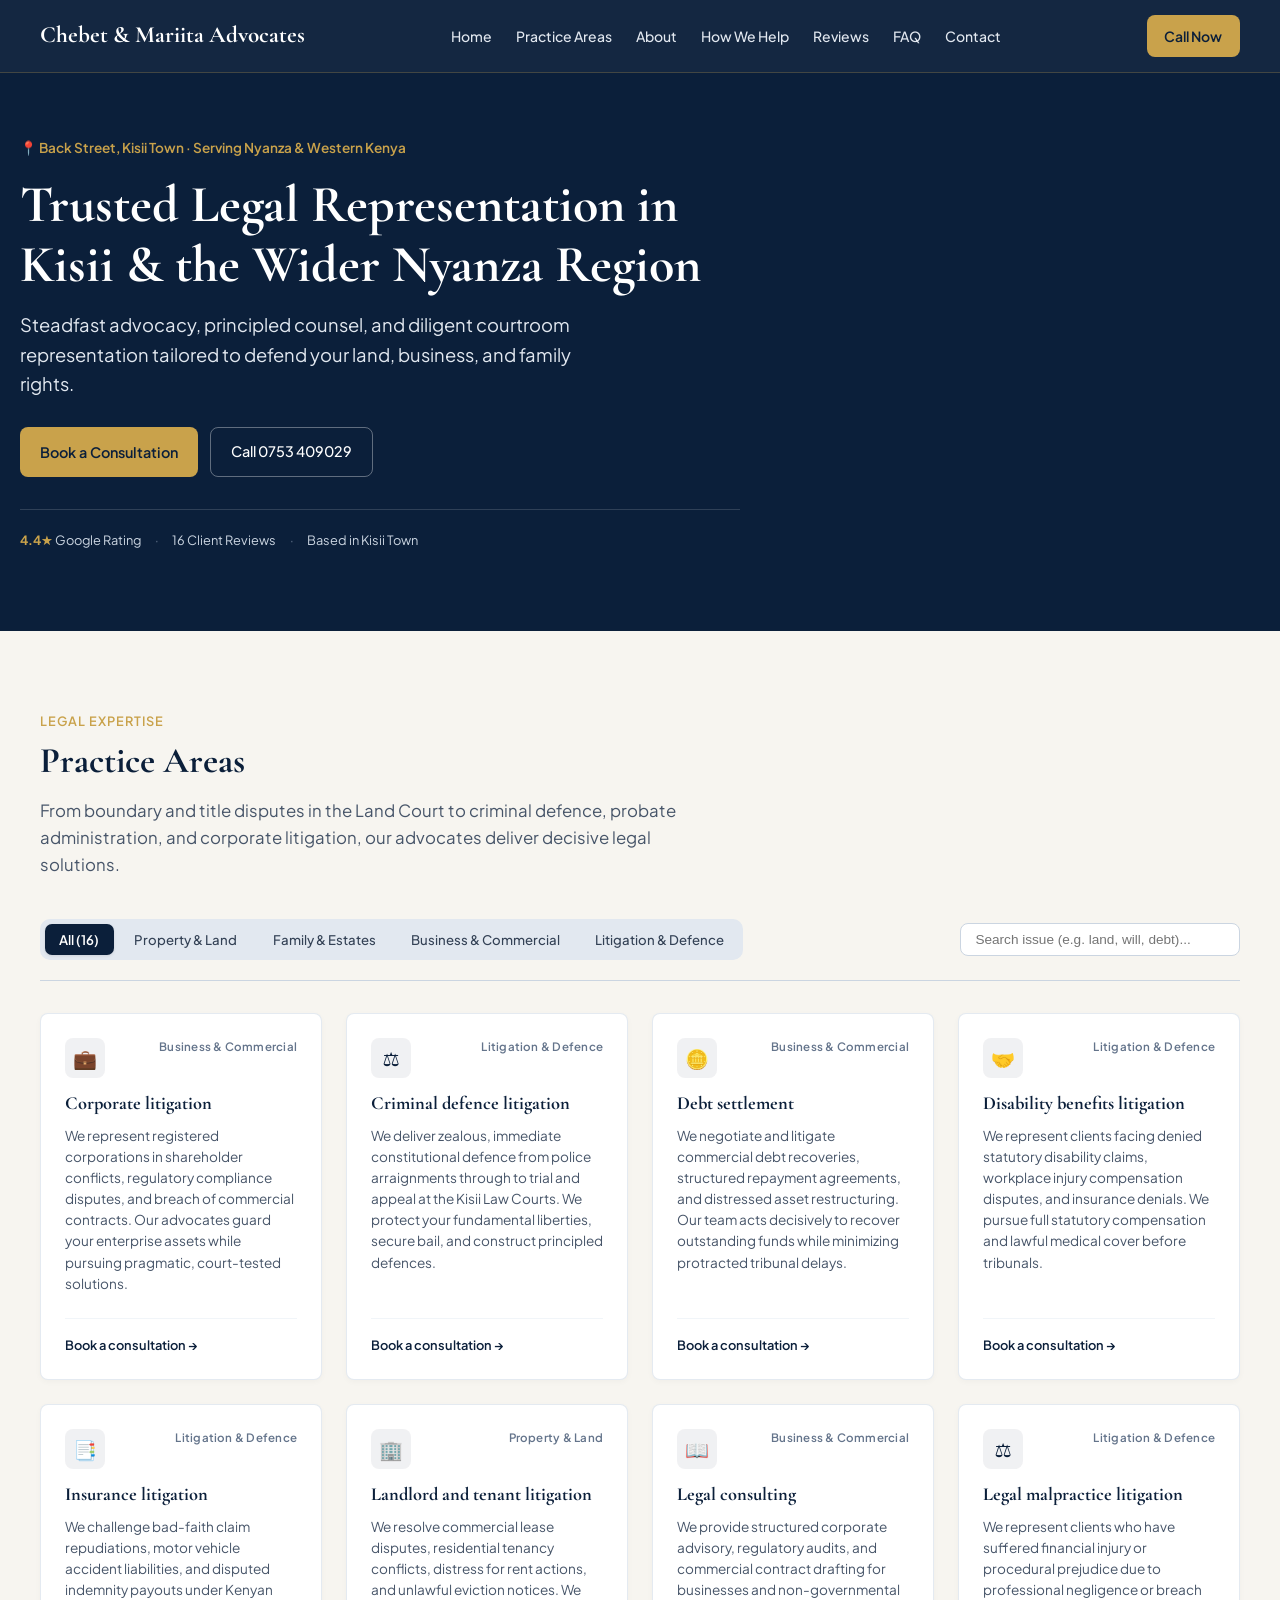
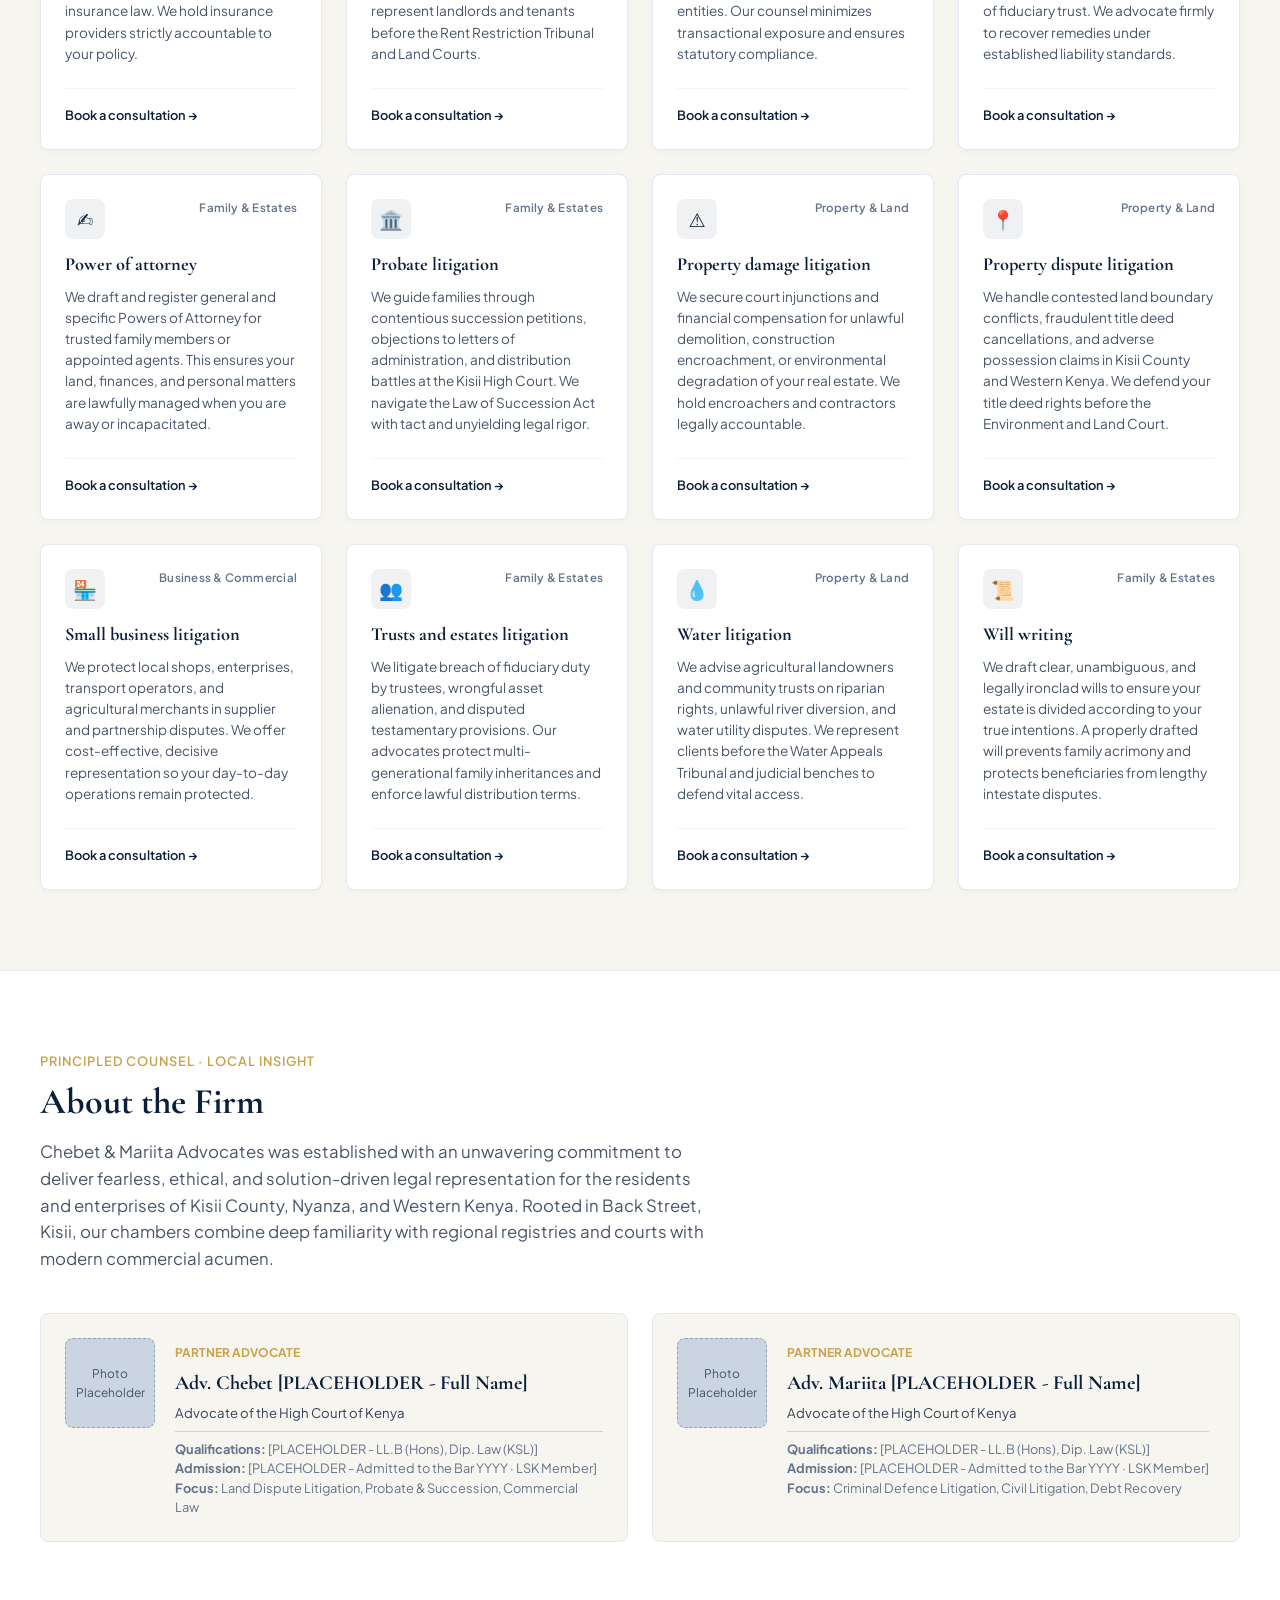
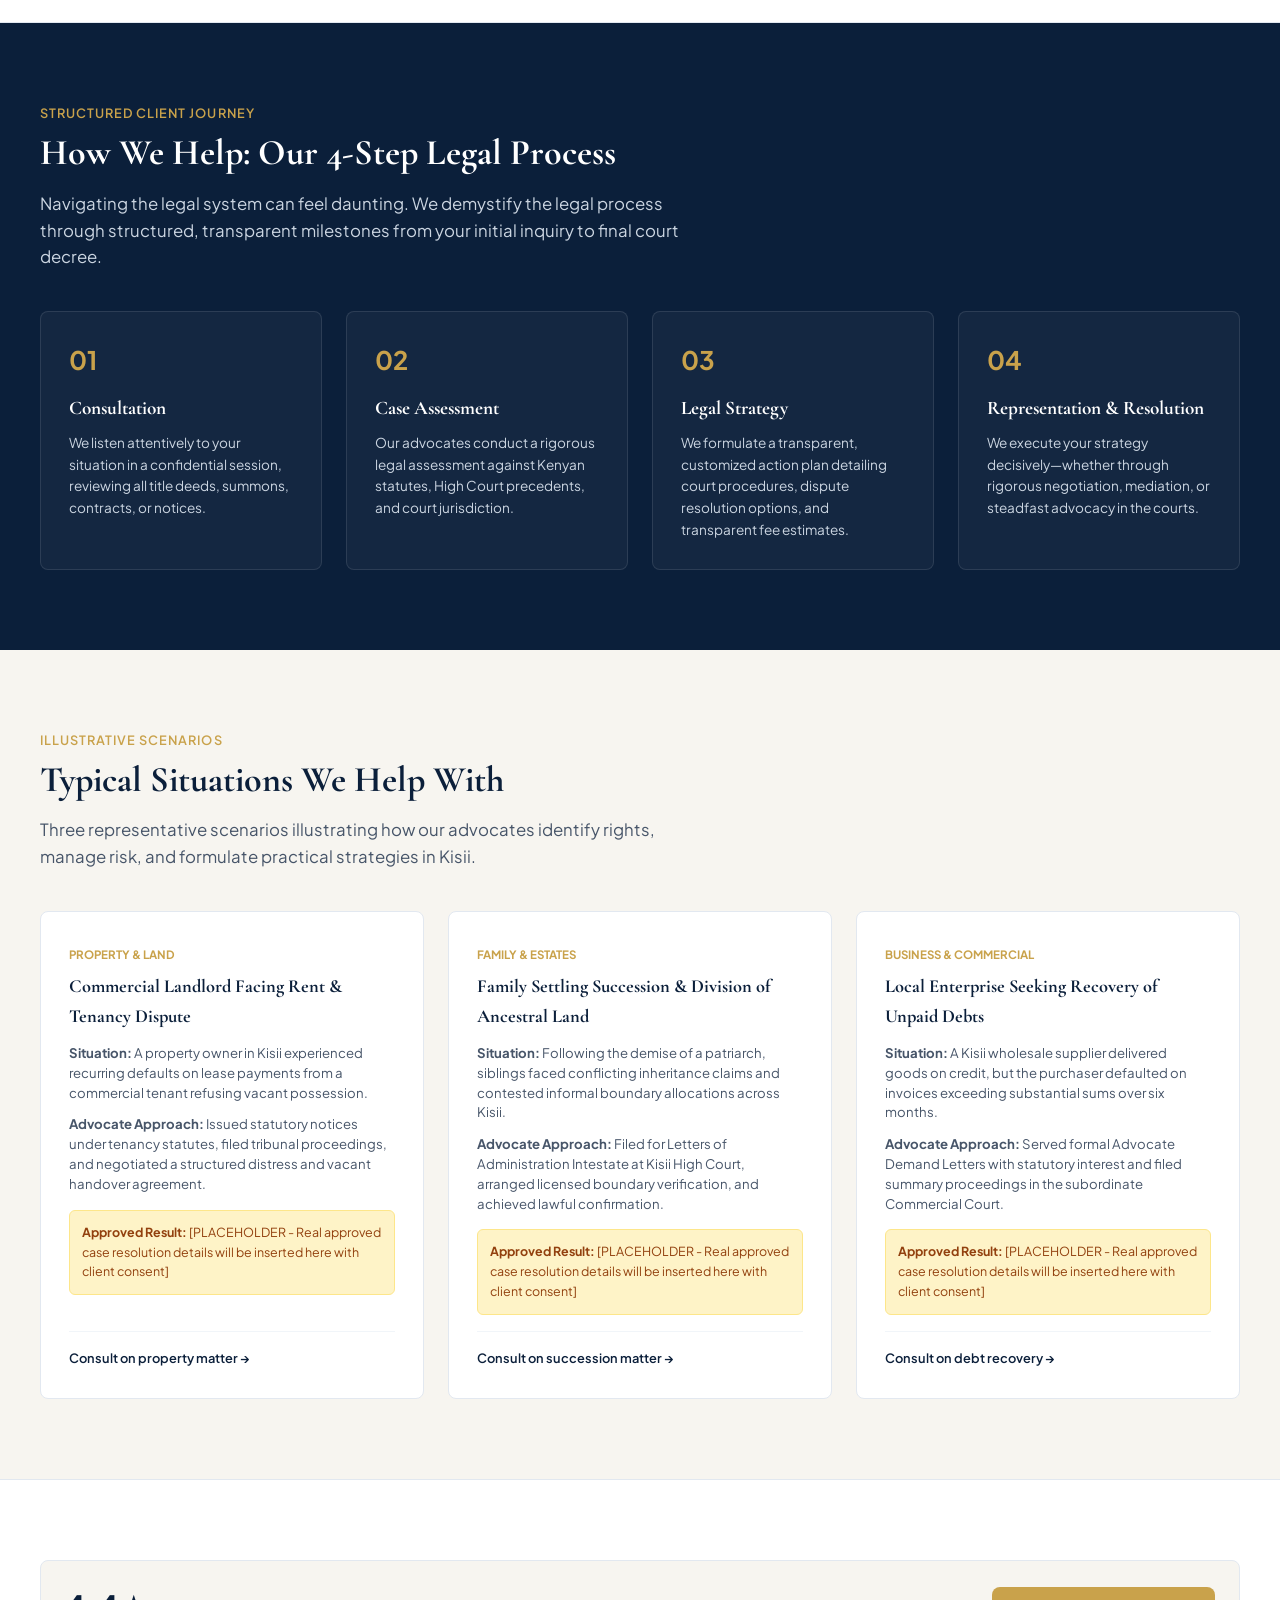
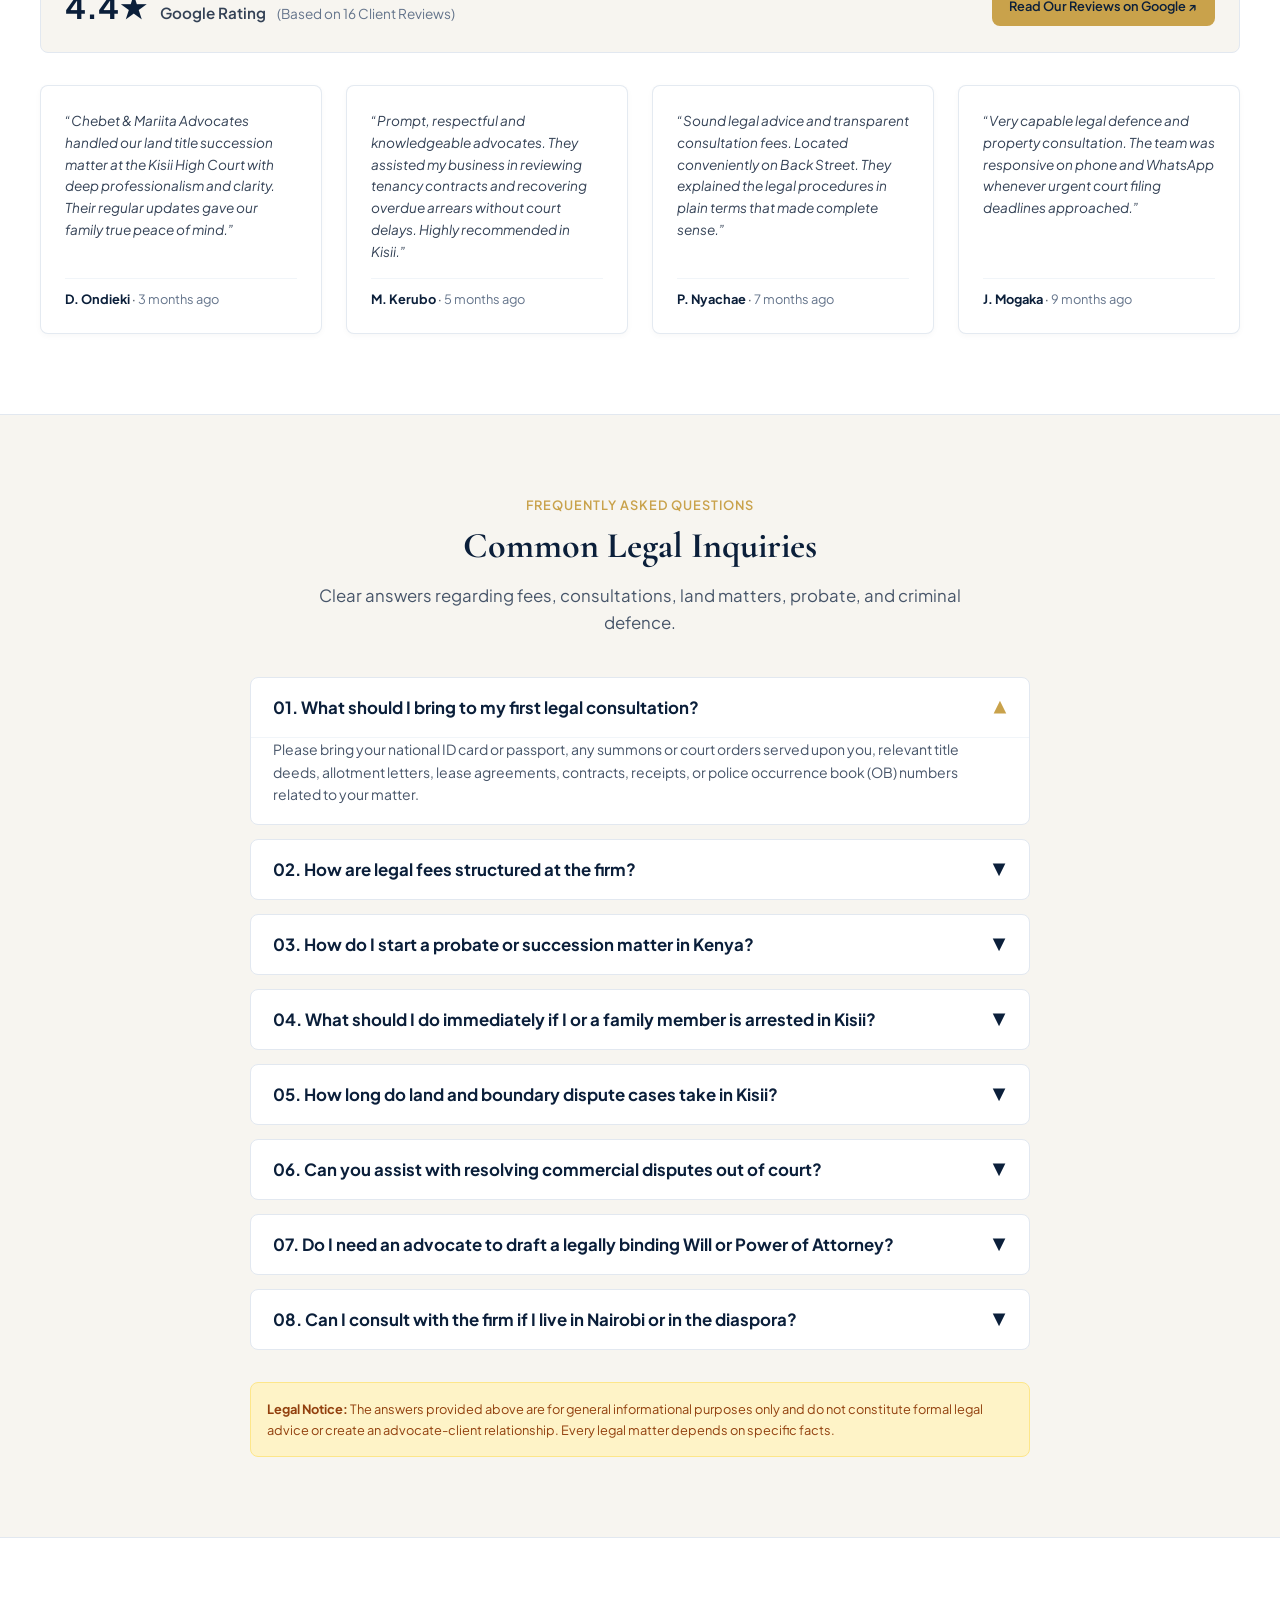
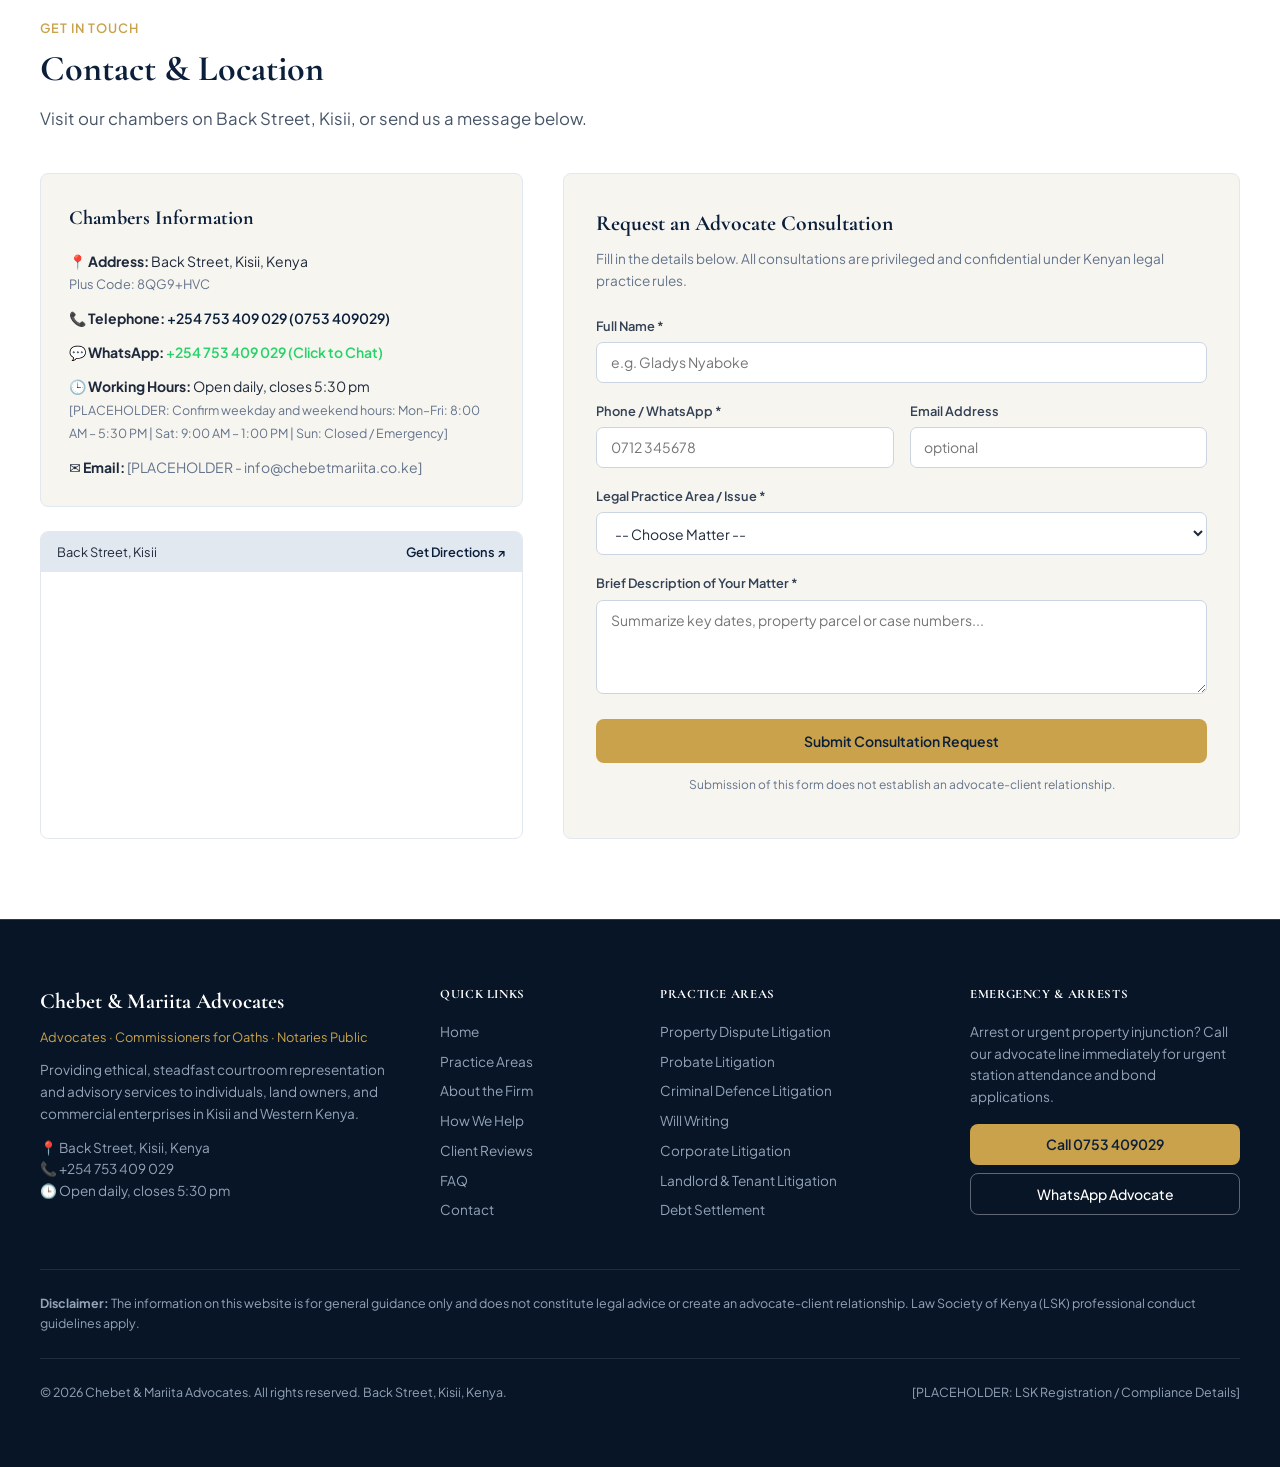
<file: standalone-index.html>
<!doctype html>
<html lang="en" class="scroll-smooth">
<head>
  <meta charset="UTF-8" />
  <meta name="viewport" content="width=device-width, initial-scale=1.0" />
  <title>Chebet & Mariita Advocates | Law Firm in Kisii, Kenya</title>
  <meta name="description" content="Chebet & Mariita Advocates provides trusted, ethical legal representation in Kisii, Kenya. Specializing in land disputes, probate litigation, criminal defence, commercial law, and will writing." />
  <meta name="keywords" content="advocates in Kisii, law firm Kisii, probate lawyer Kisii, land dispute lawyer Kisii, will writing Kisii, legal consulting Kisii, High Court Kisii advocates" />
  <meta name="author" content="Chebet & Mariita Advocates" />
  <link rel="canonical" href="https://chebetmariitaadvocates.co.ke" />

  <!-- Open Graph / Social Cards -->
  <meta property="og:type" content="website" />
  <meta property="og:site_name" content="Chebet & Mariita Advocates" />
  <meta property="og:title" content="Chebet & Mariita Advocates | Law Firm in Kisii, Kenya" />
  <meta property="og:description" content="Chebet & Mariita Advocates provides trusted, ethical legal representation in Kisii, Kenya. Specializing in land disputes, probate, litigation, commercial law, and will writing." />
  <meta property="og:locale" content="en_KE" />
  <meta name="twitter:card" content="summary_large_image" />
  <meta name="twitter:title" content="Chebet & Mariita Advocates | Law Firm in Kisii, Kenya" />
  <meta name="twitter:description" content="Trusted advocates and legal counsel in Kisii, Kenya. Experienced in land disputes, succession, commercial and defence litigation." />

  <!-- Google Fonts -->
  <link rel="preconnect" href="https://fonts.googleapis.com" />
  <link rel="preconnect" href="https://fonts.gstatic.com" crossorigin />
  <link href="https://fonts.googleapis.com/css2?family=Cormorant+Garamond:ital,wght@0,500;0,600;0,700;1,400&family=Plus+Jakarta+Sans:wght@300;400;500;600;700&display=swap" rel="stylesheet" />

  <!-- Schema.org LegalService JSON-LD -->
  <script type="application/ld+json">
  {
    "@context": "https://schema.org",
    "@type": "LegalService",
    "name": "Chebet & Mariita Advocates",
    "description": "Leading law firm and advocates in Kisii, Kenya offering professional litigation, property dispute resolution, probate and estate administration, commercial law, and will writing services.",
    "telephone": "+254753409029",
    "url": "https://chebetmariitaadvocates.co.ke",
    "priceRange": "$$",
    "address": {
      "@type": "PostalAddress",
      "streetAddress": "Back Street",
      "addressLocality": "Kisii",
      "addressRegion": "Kisii County",
      "postalCode": "40200",
      "addressCountry": "KE"
    },
    "geo": {
      "@type": "GeoCoordinates",
      "latitude": -0.6806,
      "longitude": 34.7733
    },
    "hasMap": "https://www.google.com/maps/search/?api=1&query=8QG9%2BHVC+Kisii+Kenya",
    "aggregateRating": {
      "@type": "AggregateRating",
      "ratingValue": "4.4",
      "reviewCount": "16",
      "bestRating": "5",
      "worstRating": "1"
    },
    "openingHoursSpecification": [
      {
        "@type": "OpeningHoursSpecification",
        "dayOfWeek": ["Monday", "Tuesday", "Wednesday", "Thursday", "Friday", "Saturday"],
        "opens": "08:00",
        "closes": "17:30"
      }
    ],
    "areaServed": ["Kisii County", "Nyamira County", "Nyanza Region", "Kenya"]
  }
  </script>

  <style>
    /* CSS Variables & Design Tokens */
    :root {
      --primary-navy: #0B1F3A;
      --navy-dark: #071527;
      --navy-light: #163259;
      --accent-gold: #C9A24B;
      --accent-gold-hover: #B8923A;
      --bg-cream: #F7F5F0;
      --surface-white: #FFFFFF;
      --text-charcoal: #1E293B;
      --text-muted: #64748B;
      --border-stone: #E2E8F0;
      --font-serif: 'Cormorant Garamond', Georgia, serif;
      --font-sans: 'Plus Jakarta Sans', system-ui, -apple-system, sans-serif;
    }

    * {
      box-sizing: border-box;
      margin: 0;
      padding: 0;
    }

    body {
      font-family: var(--font-sans);
      background-color: var(--bg-cream);
      color: var(--text-charcoal);
      line-height: 1.6;
      -webkit-font-smoothing: antialiased;
    }

    h1, h2, h3, h4, .font-serif {
      font-family: var(--font-serif);
    }

    a {
      color: inherit;
      text-decoration: none;
    }

    button {
      font-family: inherit;
      cursor: pointer;
    }

    .container {
      max-width: 1240px;
      margin: 0 auto;
      padding: 0 1.25rem;
    }

    /* Sticky Navbar */
    .navbar {
      position: sticky;
      top: 0;
      z-index: 100;
      background-color: rgba(11, 31, 58, 0.96);
      backdrop-filter: blur(8px);
      border-bottom: 1px solid rgba(201, 162, 75, 0.25);
      color: #fff;
    }

    .navbar-inner {
      display: flex;
      align-items: center;
      justify-content: space-between;
      height: 72px;
    }

    .brand-wordmark {
      font-family: var(--font-serif);
      font-size: 1.45rem;
      font-weight: 700;
      color: #fff;
      white-space: nowrap;
    }

    .nav-links {
      display: none;
      gap: 1.5rem;
      font-size: 0.875rem;
      font-weight: 500;
      color: #E2E8F0;
    }

    .nav-links a:hover {
      color: var(--accent-gold);
    }

    .nav-actions {
      display: flex;
      align-items: center;
      gap: 0.75rem;
    }

    .btn-gold {
      background-color: var(--accent-gold);
      color: var(--primary-navy);
      font-weight: 600;
      font-size: 0.875rem;
      padding: 0.6rem 1.1rem;
      border-radius: 8px;
      border: none;
      display: inline-flex;
      align-items: center;
      gap: 0.5rem;
      transition: background 0.2s, transform 0.1s;
      white-space: nowrap;
    }

    .btn-gold:hover {
      background-color: var(--accent-gold-hover);
    }

    .btn-outline-white {
      border: 1px solid rgba(255, 255, 255, 0.35);
      color: #fff;
      font-weight: 500;
      font-size: 0.875rem;
      padding: 0.55rem 1rem;
      border-radius: 8px;
      background: transparent;
      display: inline-flex;
      align-items: center;
      gap: 0.5rem;
      transition: all 0.2s;
      white-space: nowrap;
    }

    .btn-outline-white:hover {
      border-color: #fff;
      background-color: rgba(255, 255, 255, 0.1);
    }

    .mobile-menu-btn {
      display: inline-flex;
      background: transparent;
      border: none;
      color: #fff;
      padding: 0.4rem;
      font-size: 1.4rem;
    }

    .mobile-drawer {
      display: none;
      background-color: var(--primary-navy);
      border-top: 1px solid rgba(201, 162, 75, 0.2);
      padding: 1rem 1.25rem 1.5rem;
    }

    .mobile-drawer.open {
      display: block;
    }

    .mobile-drawer a {
      display: block;
      padding: 0.65rem 0;
      color: #E2E8F0;
      font-size: 0.95rem;
      border-bottom: 1px solid rgba(255, 255, 255, 0.05);
    }

    .mobile-drawer a:hover {
      color: var(--accent-gold);
    }

    /* Hero Section */
    .hero-section {
      position: relative;
      background-color: var(--primary-navy);
      color: #fff;
      padding: 2.75rem 0 3.75rem;
      overflow: hidden;
      text-align: center;
    }

    .hero-bg-overlay {
      position: absolute;
      inset: 0;
      background: linear-gradient(180deg, rgba(11, 31, 58, 0.98) 0%, rgba(11, 31, 58, 0.92) 100%);
      z-index: 1;
    }

    .hero-content {
      position: relative;
      z-index: 2;
      max-width: 760px;
      margin: 0 auto;
      display: flex;
      flex-direction: column;
      align-items: center;
    }

    .hero-kicker {
      font-size: 0.78rem;
      font-weight: 600;
      color: var(--accent-gold);
      margin-bottom: 1rem;
      display: inline-flex;
      align-items: center;
      justify-content: center;
      gap: 0.4rem;
      padding: 0.35rem 0.85rem;
      background: rgba(255, 255, 255, 0.05);
      border: 1px solid rgba(201, 162, 75, 0.25);
      border-radius: 9999px;
    }

    .hero-title {
      font-size: 1.85rem;
      font-weight: 700;
      line-height: 1.2;
      margin-bottom: 1rem;
      text-wrap: balance;
    }

    .hero-subtitle {
      font-size: 0.95rem;
      color: #E2E8F0;
      margin-bottom: 1.75rem;
      font-weight: 400;
      line-height: 1.6;
      max-width: 580px;
    }

    .hero-actions {
      display: flex;
      flex-direction: column;
      width: 100%;
      max-width: 380px;
      gap: 0.75rem;
      margin-bottom: 2rem;
    }

    .hero-actions .btn-gold,
    .hero-actions .btn-outline-white {
      width: 100%;
      justify-content: center;
      padding: 0.8rem 1.25rem;
      font-size: 0.9rem;
    }

    /* Trust Strip: Zero-pill discipline */
    .trust-strip {
      width: 100%;
      padding-top: 1.25rem;
      border-top: 1px solid rgba(255, 255, 255, 0.15);
      display: flex;
      flex-wrap: wrap;
      align-items: center;
      justify-content: center;
      gap: 0.6rem 0.85rem;
      font-size: 0.8rem;
      color: #CBD5E1;
    }

    .trust-strip .sep {
      color: #64748B;
    }

    .star-score {
      color: var(--accent-gold);
      font-weight: 700;
    }

    /* Sections */
    .section {
      padding: 5rem 0;
    }

    .section-kicker {
      font-size: 0.8rem;
      font-weight: 600;
      letter-spacing: 0.08em;
      text-transform: uppercase;
      color: var(--accent-gold);
      margin-bottom: 0.5rem;
    }

    .section-title {
      font-size: 2.25rem;
      font-weight: 700;
      color: var(--primary-navy);
      line-height: 1.2;
      margin-bottom: 1rem;
    }

    .section-desc {
      font-size: 1.05rem;
      color: #475569;
      max-width: 680px;
      margin-bottom: 2.5rem;
    }

    /* Filter Controls */
    .filter-bar {
      display: flex;
      flex-wrap: wrap;
      align-items: center;
      justify-content: space-between;
      gap: 1rem;
      margin-bottom: 2rem;
      padding-bottom: 1.25rem;
      border-bottom: 1px solid #CBD5E1;
    }

    .filter-tabs {
      display: flex;
      flex-wrap: nowrap;
      overflow-x: auto;
      gap: 0.4rem;
      background: #E2E8F0;
      padding: 0.3rem;
      border-radius: 10px;
    }

    .tab-btn {
      padding: 0.45rem 0.9rem;
      font-size: 0.825rem;
      font-weight: 500;
      border-radius: 7px;
      border: none;
      background: transparent;
      color: #334155;
      white-space: nowrap;
      transition: all 0.15s;
    }

    .tab-btn.active {
      background: var(--primary-navy);
      color: #fff;
      font-weight: 600;
      box-shadow: 0 1px 3px rgba(0,0,0,0.1);
    }

    .search-input {
      padding: 0.5rem 0.9rem;
      font-size: 0.85rem;
      border: 1px solid #CBD5E1;
      border-radius: 8px;
      background: #fff;
      width: 100%;
      max-width: 280px;
    }

    /* Cards Grid */
    .cards-grid {
      display: grid;
      grid-template-columns: 1fr;
      gap: 1.5rem;
    }

    .practice-card {
      background: #fff;
      border: 1px solid rgba(226, 232, 240, 0.9);
      border-radius: 8px;
      padding: 1.5rem;
      display: flex;
      flex-direction: column;
      justify-content: space-between;
      box-shadow: 0 2px 6px rgba(0, 0, 0, 0.03);
      transition: transform 0.2s, box-shadow 0.2s, border-color 0.2s;
    }

    .practice-card:hover {
      border-color: rgba(201, 162, 75, 0.6);
      box-shadow: 0 8px 18px rgba(11, 31, 58, 0.07);
    }

    .card-top {
      display: flex;
      align-items: flex-start;
      justify-content: space-between;
      margin-bottom: 0.85rem;
    }

    .card-icon-badge {
      width: 40px;
      height: 40px;
      border-radius: 8px;
      background: rgba(11, 31, 58, 0.06);
      color: var(--primary-navy);
      display: flex;
      align-items: center;
      justify-content: center;
      font-size: 1.2rem;
    }

    .card-category {
      font-size: 0.72rem;
      font-weight: 600;
      color: var(--text-muted);
      letter-spacing: 0.02em;
    }

    .card-title {
      font-size: 1.15rem;
      font-weight: 700;
      color: var(--primary-navy);
      margin-bottom: 0.6rem;
      line-height: 1.3;
    }

    .card-desc {
      font-size: 0.85rem;
      color: #475569;
      line-height: 1.55;
      margin-bottom: 1.5rem;
    }

    .card-footer {
      padding-top: 1rem;
      border-top: 1px solid #F1F5F9;
      display: flex;
      align-items: center;
      justify-content: space-between;
    }

    .book-link {
      font-size: 0.8rem;
      font-weight: 600;
      color: var(--primary-navy);
      display: inline-flex;
      align-items: center;
      gap: 0.35rem;
      cursor: pointer;
    }

    .book-link:hover {
      color: var(--accent-gold);
    }

    /* About Section */
    .about-section {
      background: #FFFFFF;
      border-top: 1px solid var(--border-stone);
      border-bottom: 1px solid var(--border-stone);
    }

    .advocate-cards-grid {
      display: grid;
      grid-template-columns: 1fr;
      gap: 1.5rem;
      margin-top: 2.5rem;
    }

    .advocate-card {
      background: var(--bg-cream);
      border: 1px solid var(--border-stone);
      border-radius: 8px;
      padding: 1.5rem;
      display: flex;
      flex-direction: column;
      gap: 1.25rem;
    }

    .advocate-photo-placeholder {
      width: 90px;
      height: 90px;
      border-radius: 8px;
      background: #CBD5E1;
      border: 1px dashed #94A3B8;
      display: flex;
      flex-direction: column;
      align-items: center;
      justify-content: center;
      font-size: 0.75rem;
      color: #475569;
      text-align: center;
      padding: 0.5rem;
      flex-shrink: 0;
    }

    /* Process 4 Steps */
    .process-section {
      background-color: var(--primary-navy);
      color: #fff;
    }

    .process-grid {
      display: grid;
      grid-template-columns: 1fr;
      gap: 1.5rem;
    }

    .process-card {
      background: rgba(255, 255, 255, 0.04);
      border: 1px solid rgba(255, 255, 255, 0.1);
      border-radius: 8px;
      padding: 1.75rem;
      transition: border-color 0.2s;
    }

    .process-card:hover {
      border-color: rgba(201, 162, 75, 0.6);
    }

    .process-number {
      font-size: 1.6rem;
      font-weight: 700;
      color: var(--accent-gold);
      margin-bottom: 0.75rem;
    }

    /* Client Scenarios */
    .scenarios-grid {
      display: grid;
      grid-template-columns: 1fr;
      gap: 1.5rem;
    }

    .scenario-card {
      background: #fff;
      border: 1px solid var(--border-stone);
      border-radius: 8px;
      padding: 1.75rem;
      display: flex;
      flex-direction: column;
      justify-content: space-between;
    }

    .scenario-placeholder-box {
      background: #FEF3C7;
      border: 1px solid #FDE68A;
      color: #92400E;
      font-size: 0.78rem;
      padding: 0.75rem;
      border-radius: 6px;
      margin: 1rem 0;
    }

    /* Reviews Section */
    .reviews-section {
      background: #fff;
      border-top: 1px solid var(--border-stone);
      border-bottom: 1px solid var(--border-stone);
    }

    .google-score-banner {
      background: var(--bg-cream);
      border: 1px solid var(--border-stone);
      border-radius: 8px;
      padding: 1.25rem 1.5rem;
      display: flex;
      flex-wrap: wrap;
      align-items: center;
      justify-content: space-between;
      gap: 1rem;
      margin-bottom: 2rem;
    }

    /* FAQ Accordion */
    .faq-item {
      background: #fff;
      border: 1px solid var(--border-stone);
      border-radius: 8px;
      margin-bottom: 0.85rem;
      overflow: hidden;
    }

    .faq-question {
      width: 100%;
      padding: 1.2rem 1.4rem;
      text-align: left;
      background: transparent;
      border: none;
      display: flex;
      justify-content: space-between;
      align-items: center;
      font-size: 1.05rem;
      font-weight: 700;
      color: var(--primary-navy);
    }

    .faq-answer {
      display: none;
      padding: 0 1.4rem 1.2rem;
      font-size: 0.875rem;
      color: #475569;
      line-height: 1.6;
      border-top: 1px solid #F1F5F9;
    }

    .faq-item.open .faq-answer {
      display: block;
    }

    .faq-icon {
      transition: transform 0.2s;
    }

    .faq-item.open .faq-icon {
      transform: rotate(180deg);
      color: var(--accent-gold);
    }

    /* Contact & Form */
    .contact-layout {
      display: grid;
      grid-template-columns: 1fr;
      gap: 2.5rem;
    }

    .contact-form-box {
      background: var(--bg-cream);
      border: 1px solid var(--border-stone);
      border-radius: 8px;
      padding: 2rem;
    }

    .form-group {
      margin-bottom: 1.15rem;
    }

    .form-group label {
      display: block;
      font-size: 0.8rem;
      font-weight: 600;
      color: #334155;
      margin-bottom: 0.35rem;
    }

    .form-control {
      width: 100%;
      padding: 0.65rem 0.85rem;
      font-size: 0.875rem;
      border: 1px solid #CBD5E1;
      border-radius: 7px;
      background: #fff;
      color: #1E293B;
      font-family: inherit;
    }

    .form-control:focus {
      outline: 2px solid var(--accent-gold);
      outline-offset: 1px;
    }

    /* Footer */
    .footer {
      background-color: var(--navy-dark);
      color: #94A3B8;
      padding: 4rem 0 6rem;
      border-top: 1px solid rgba(201, 162, 75, 0.25);
    }

    .footer-grid {
      display: grid;
      grid-template-columns: 1fr;
      gap: 2.5rem;
      padding-bottom: 2.5rem;
      border-bottom: 1px solid rgba(255, 255, 255, 0.1);
    }

    .footer h4 {
      font-size: 0.8rem;
      text-transform: uppercase;
      letter-spacing: 0.05em;
      color: #fff;
      margin-bottom: 1rem;
    }

    .footer ul {
      list-style: none;
    }

    .footer li {
      margin-bottom: 0.5rem;
      font-size: 0.85rem;
    }

    .footer a:hover {
      color: var(--accent-gold);
    }

    .footer-disclaimer {
      padding: 1.5rem 0;
      border-bottom: 1px solid rgba(255, 255, 255, 0.1);
      font-size: 0.78rem;
      line-height: 1.6;
      color: #94A3B8;
    }

    /* Mobile Bottom Fixed Bar: strictly < 15% mobile viewport */
    .mobile-bottom-bar {
      position: fixed;
      bottom: 0;
      left: 0;
      right: 0;
      z-index: 99;
      height: 54px;
      background: var(--primary-navy);
      border-top: 1px solid rgba(201, 162, 75, 0.4);
      display: flex;
      align-items: center;
      justify-content: space-between;
      gap: 0.6rem;
      padding: 0.4rem 0.85rem;
      box-shadow: 0 -4px 15px rgba(0, 0, 0, 0.3);
    }

    .mobile-bar-btn {
      flex: 1;
      display: inline-flex;
      align-items: center;
      justify-content: center;
      gap: 0.4rem;
      height: 42px;
      border-radius: 7px;
      font-size: 0.825rem;
      font-weight: 700;
      text-decoration: none;
      white-space: nowrap;
    }

    .btn-mobile-call {
      background: var(--accent-gold);
      color: var(--primary-navy);
    }

    .btn-mobile-whatsapp {
      background: #25D366;
      color: #fff;
    }

    /* Modal */
    .modal-overlay {
      display: none;
      position: fixed;
      inset: 0;
      z-index: 200;
      background: rgba(0, 0, 0, 0.65);
      backdrop-filter: blur(4px);
      align-items: center;
      justify-content: center;
      padding: 1rem;
    }

    .modal-overlay.open {
      display: flex;
    }

    .modal-card {
      background: #fff;
      width: 100%;
      max-width: 520px;
      border-radius: 8px;
      border: 1px solid var(--border-stone);
      box-shadow: 0 20px 40px rgba(0,0,0,0.25);
      overflow: hidden;
    }

    .modal-header {
      background: var(--primary-navy);
      color: #fff;
      padding: 1rem 1.25rem;
      display: flex;
      justify-content: space-between;
      align-items: center;
    }

    .modal-header h3 {
      font-size: 1.15rem;
    }

    .modal-body {
      padding: 1.5rem;
    }

    /* Responsive Breakpoints */
    @media (min-width: 640px) {
      .hero-section {
        padding: 4rem 0 5rem;
        text-align: left;
      }
      .hero-bg-overlay {
        background: linear-gradient(135deg, rgba(11, 31, 58, 0.97) 0%, rgba(11, 31, 58, 0.85) 100%);
      }
      .hero-content {
        align-items: flex-start;
        margin: 0;
      }
      .hero-kicker {
        font-size: 0.85rem;
        padding: 0;
        background: transparent;
        border: none;
        border-radius: 0;
        justify-content: flex-start;
      }
      .hero-title {
        font-size: 3.25rem;
        line-height: 1.15;
      }
      .hero-subtitle {
        font-size: 1.15rem;
      }
      .hero-actions {
        flex-direction: row;
        width: auto;
        max-width: none;
      }
      .hero-actions .btn-gold,
      .hero-actions .btn-outline-white {
        width: auto;
      }
      .trust-strip {
        justify-content: flex-start;
      }
      .advocate-card {
        flex-direction: row;
      }
      .advocate-cards-grid {
        grid-template-columns: 1fr 1fr;
      }
      .cards-grid {
        grid-template-columns: repeat(2, 1fr);
      }
      .process-grid {
        grid-template-columns: repeat(2, 1fr);
      }
      .scenarios-grid {
        grid-template-columns: repeat(3, 1fr);
      }
    }

    @media (min-width: 1024px) {
      .nav-links {
        display: flex;
      }
      .mobile-menu-btn {
        display: none;
      }
      .cards-grid {
        grid-template-columns: repeat(4, 1fr);
      }
      .process-grid {
        grid-template-columns: repeat(4, 1fr);
      }
      .contact-layout {
        grid-template-columns: 5fr 7fr;
      }
      .footer-grid {
        grid-template-columns: 4fr 2fr 3fr 3fr;
      }
      .mobile-bottom-bar {
        display: none;
      }
      .footer {
        padding-bottom: 4rem;
      }
    }
  </style>
</head>
<body>

  <!-- 1. Sticky Navbar -->
  <header class="navbar">
    <div class="container navbar-inner">
      <!-- Zone 1: Single text element wordmark in Cormorant Garamond -->
      <a href="#home" class="brand-wordmark">
        Chebet & Mariita Advocates
      </a>

      <!-- Zone 2: Navigation Links -->
      <nav class="nav-links">
        <a href="#home">Home</a>
        <a href="#practice-areas">Practice Areas</a>
        <a href="#about">About</a>
        <a href="#how-we-help">How We Help</a>
        <a href="#reviews">Reviews</a>
        <a href="#faq">FAQ</a>
        <a href="#contact">Contact</a>
      </nav>

      <!-- Zone 3: Primary Action & Mobile Toggle -->
      <div class="nav-actions">
        <a href="tel:+254753409029" class="btn-gold" aria-label="Call Chebet & Mariita Advocates">
          <span>Call Now</span>
        </a>
        <button class="mobile-menu-btn" id="mobileMenuToggle" aria-label="Open navigation menu">
          ☰
        </button>
      </div>
    </div>

    <!-- Mobile Drawer -->
    <div class="mobile-drawer" id="mobileDrawer">
      <a href="#home" class="mobile-nav-link">Home</a>
      <a href="#practice-areas" class="mobile-nav-link">Practice Areas</a>
      <a href="#about" class="mobile-nav-link">About</a>
      <a href="#how-we-help" class="mobile-nav-link">How We Help</a>
      <a href="#reviews" class="mobile-nav-link">Reviews</a>
      <a href="#faq" class="mobile-nav-link">FAQ</a>
      <a href="#contact" class="mobile-nav-link">Contact</a>
    </div>
  </header>

  <!-- 2. Hero Section -->
  <section id="home" class="hero-section">
    <div class="hero-bg-overlay"></div>
    <div class="container hero-content">
      <div class="hero-kicker">
        <span>📍 Back Street, Kisii Town · Serving Nyanza & Western Kenya</span>
      </div>
      <h1 class="hero-title">
        Trusted Legal Representation in Kisii & the Wider Nyanza Region
      </h1>
      <p class="hero-subtitle">
        Steadfast advocacy, principled counsel, and diligent courtroom representation tailored to defend your land, business, and family rights.
      </p>
      <div class="hero-actions">
        <button type="button" class="btn-gold" onclick="openConsultationModal()">
          Book a Consultation
        </button>
        <a href="tel:+254753409029" class="btn-outline-white">
          Call 0753 409029
        </a>
      </div>

      <!-- Trust Strip (Zero-pill discipline) -->
      <div class="trust-strip">
        <div>
          <span class="star-score">4.4★</span> Google Rating
        </div>
        <span class="sep" aria-hidden="true">·</span>
        <div>
          16 Client Reviews
        </div>
        <span class="sep" aria-hidden="true">·</span>
        <div>
          Based in Kisii Town
        </div>
      </div>
    </div>
  </section>

  <!-- 3. Practice Areas (16 Areas grouped into 4 Categories) -->
  <section id="practice-areas" class="section">
    <div class="container">
      <p class="section-kicker">Legal Expertise</p>
      <h2 class="section-title">Practice Areas</h2>
      <p class="section-desc">
        From boundary and title disputes in the Land Court to criminal defence, probate administration, and corporate litigation, our advocates deliver decisive legal solutions.
      </p>

      <!-- Category Filter Tabs & Search -->
      <div class="filter-bar">
        <div class="filter-tabs">
          <button class="tab-btn active" data-cat="all" onclick="filterCategory('all', this)">All (16)</button>
          <button class="tab-btn" data-cat="property" onclick="filterCategory('property', this)">Property & Land</button>
          <button class="tab-btn" data-cat="family" onclick="filterCategory('family', this)">Family & Estates</button>
          <button class="tab-btn" data-cat="business" onclick="filterCategory('business', this)">Business & Commercial</button>
          <button class="tab-btn" data-cat="litigation" onclick="filterCategory('litigation', this)">Litigation & Defence</button>
        </div>
        <input type="text" id="practiceSearch" class="search-input" placeholder="Search issue (e.g. land, will, debt)..." onkeyup="searchPracticeAreas()" />
      </div>

      <!-- 16 Practice Cards -->
      <div class="cards-grid" id="practiceGrid">
        <!-- 1. Corporate litigation -->
        <article class="practice-card" data-cat="business" data-title="corporate litigation">
          <div>
            <div class="card-top">
              <div class="card-icon-badge">💼</div>
              <span class="card-category">Business & Commercial</span>
            </div>
            <h3 class="card-title">Corporate litigation</h3>
            <p class="card-desc">
              We represent registered corporations in shareholder conflicts, regulatory compliance disputes, and breach of commercial contracts. Our advocates guard your enterprise assets while pursuing pragmatic, court-tested solutions.
            </p>
          </div>
          <div class="card-footer">
            <span class="book-link" onclick="openConsultationModal('Corporate litigation')">Book a consultation →</span>
          </div>
        </article>

        <!-- 2. Criminal defence litigation -->
        <article class="practice-card" data-cat="litigation" data-title="criminal defence litigation">
          <div>
            <div class="card-top">
              <div class="card-icon-badge">⚖️</div>
              <span class="card-category">Litigation & Defence</span>
            </div>
            <h3 class="card-title">Criminal defence litigation</h3>
            <p class="card-desc">
              We deliver zealous, immediate constitutional defence from police arraignments through to trial and appeal at the Kisii Law Courts. We protect your fundamental liberties, secure bail, and construct principled defences.
            </p>
          </div>
          <div class="card-footer">
            <span class="book-link" onclick="openConsultationModal('Criminal defence litigation')">Book a consultation →</span>
          </div>
        </article>

        <!-- 3. Debt settlement -->
        <article class="practice-card" data-cat="business" data-title="debt settlement">
          <div>
            <div class="card-top">
              <div class="card-icon-badge">🪙</div>
              <span class="card-category">Business & Commercial</span>
            </div>
            <h3 class="card-title">Debt settlement</h3>
            <p class="card-desc">
              We negotiate and litigate commercial debt recoveries, structured repayment agreements, and distressed asset restructuring. Our team acts decisively to recover outstanding funds while minimizing protracted tribunal delays.
            </p>
          </div>
          <div class="card-footer">
            <span class="book-link" onclick="openConsultationModal('Debt settlement')">Book a consultation →</span>
          </div>
        </article>

        <!-- 4. Disability benefits litigation -->
        <article class="practice-card" data-cat="litigation" data-title="disability benefits litigation">
          <div>
            <div class="card-top">
              <div class="card-icon-badge">🤝</div>
              <span class="card-category">Litigation & Defence</span>
            </div>
            <h3 class="card-title">Disability benefits litigation</h3>
            <p class="card-desc">
              We represent clients facing denied statutory disability claims, workplace injury compensation disputes, and insurance denials. We pursue full statutory compensation and lawful medical cover before tribunals.
            </p>
          </div>
          <div class="card-footer">
            <span class="book-link" onclick="openConsultationModal('Disability benefits litigation')">Book a consultation →</span>
          </div>
        </article>

        <!-- 5. Insurance litigation -->
        <article class="practice-card" data-cat="litigation" data-title="insurance litigation">
          <div>
            <div class="card-top">
              <div class="card-icon-badge">📑</div>
              <span class="card-category">Litigation & Defence</span>
            </div>
            <h3 class="card-title">Insurance litigation</h3>
            <p class="card-desc">
              We challenge bad-faith claim repudiations, motor vehicle accident liabilities, and disputed indemnity payouts under Kenyan insurance law. We hold insurance providers strictly accountable to your policy.
            </p>
          </div>
          <div class="card-footer">
            <span class="book-link" onclick="openConsultationModal('Insurance litigation')">Book a consultation →</span>
          </div>
        </article>

        <!-- 6. Landlord and tenant litigation -->
        <article class="practice-card" data-cat="property" data-title="landlord and tenant litigation">
          <div>
            <div class="card-top">
              <div class="card-icon-badge">🏢</div>
              <span class="card-category">Property & Land</span>
            </div>
            <h3 class="card-title">Landlord and tenant litigation</h3>
            <p class="card-desc">
              We resolve commercial lease disputes, residential tenancy conflicts, distress for rent actions, and unlawful eviction notices. We represent landlords and tenants before the Rent Restriction Tribunal and Land Courts.
            </p>
          </div>
          <div class="card-footer">
            <span class="book-link" onclick="openConsultationModal('Landlord and tenant litigation')">Book a consultation →</span>
          </div>
        </article>

        <!-- 7. Legal consulting -->
        <article class="practice-card" data-cat="business" data-title="legal consulting">
          <div>
            <div class="card-top">
              <div class="card-icon-badge">📖</div>
              <span class="card-category">Business & Commercial</span>
            </div>
            <h3 class="card-title">Legal consulting</h3>
            <p class="card-desc">
              We provide structured corporate advisory, regulatory audits, and commercial contract drafting for businesses and non-governmental entities. Our counsel minimizes transactional exposure and ensures statutory compliance.
            </p>
          </div>
          <div class="card-footer">
            <span class="book-link" onclick="openConsultationModal('Legal consulting')">Book a consultation →</span>
          </div>
        </article>

        <!-- 8. Legal malpractice litigation -->
        <article class="practice-card" data-cat="litigation" data-title="legal malpractice litigation">
          <div>
            <div class="card-top">
              <div class="card-icon-badge">⚖️</div>
              <span class="card-category">Litigation & Defence</span>
            </div>
            <h3 class="card-title">Legal malpractice litigation</h3>
            <p class="card-desc">
              We represent clients who have suffered financial injury or procedural prejudice due to professional negligence or breach of fiduciary trust. We advocate firmly to recover remedies under established liability standards.
            </p>
          </div>
          <div class="card-footer">
            <span class="book-link" onclick="openConsultationModal('Legal malpractice litigation')">Book a consultation →</span>
          </div>
        </article>

        <!-- 9. Power of attorney -->
        <article class="practice-card" data-cat="family" data-title="power of attorney">
          <div>
            <div class="card-top">
              <div class="card-icon-badge">✍️</div>
              <span class="card-category">Family & Estates</span>
            </div>
            <h3 class="card-title">Power of attorney</h3>
            <p class="card-desc">
              We draft and register general and specific Powers of Attorney for trusted family members or appointed agents. This ensures your land, finances, and personal matters are lawfully managed when you are away or incapacitated.
            </p>
          </div>
          <div class="card-footer">
            <span class="book-link" onclick="openConsultationModal('Power of attorney')">Book a consultation →</span>
          </div>
        </article>

        <!-- 10. Probate litigation -->
        <article class="practice-card" data-cat="family" data-title="probate litigation">
          <div>
            <div class="card-top">
              <div class="card-icon-badge">🏛️</div>
              <span class="card-category">Family & Estates</span>
            </div>
            <h3 class="card-title">Probate litigation</h3>
            <p class="card-desc">
              We guide families through contentious succession petitions, objections to letters of administration, and distribution battles at the Kisii High Court. We navigate the Law of Succession Act with tact and unyielding legal rigor.
            </p>
          </div>
          <div class="card-footer">
            <span class="book-link" onclick="openConsultationModal('Probate litigation')">Book a consultation →</span>
          </div>
        </article>

        <!-- 11. Property damage litigation -->
        <article class="practice-card" data-cat="property" data-title="property damage litigation">
          <div>
            <div class="card-top">
              <div class="card-icon-badge">⚠️</div>
              <span class="card-category">Property & Land</span>
            </div>
            <h3 class="card-title">Property damage litigation</h3>
            <p class="card-desc">
              We secure court injunctions and financial compensation for unlawful demolition, construction encroachment, or environmental degradation of your real estate. We hold encroachers and contractors legally accountable.
            </p>
          </div>
          <div class="card-footer">
            <span class="book-link" onclick="openConsultationModal('Property damage litigation')">Book a consultation →</span>
          </div>
        </article>

        <!-- 12. Property dispute litigation -->
        <article class="practice-card" data-cat="property" data-title="property dispute litigation">
          <div>
            <div class="card-top">
              <div class="card-icon-badge">📍</div>
              <span class="card-category">Property & Land</span>
            </div>
            <h3 class="card-title">Property dispute litigation</h3>
            <p class="card-desc">
              We handle contested land boundary conflicts, fraudulent title deed cancellations, and adverse possession claims in Kisii County and Western Kenya. We defend your title deed rights before the Environment and Land Court.
            </p>
          </div>
          <div class="card-footer">
            <span class="book-link" onclick="openConsultationModal('Property dispute litigation')">Book a consultation →</span>
          </div>
        </article>

        <!-- 13. Small business litigation -->
        <article class="practice-card" data-cat="business" data-title="small business litigation">
          <div>
            <div class="card-top">
              <div class="card-icon-badge">🏪</div>
              <span class="card-category">Business & Commercial</span>
            </div>
            <h3 class="card-title">Small business litigation</h3>
            <p class="card-desc">
              We protect local shops, enterprises, transport operators, and agricultural merchants in supplier and partnership disputes. We offer cost-effective, decisive representation so your day-to-day operations remain protected.
            </p>
          </div>
          <div class="card-footer">
            <span class="book-link" onclick="openConsultationModal('Small business litigation')">Book a consultation →</span>
          </div>
        </article>

        <!-- 14. Trusts and estates litigation -->
        <article class="practice-card" data-cat="family" data-title="trusts and estates litigation">
          <div>
            <div class="card-top">
              <div class="card-icon-badge">👥</div>
              <span class="card-category">Family & Estates</span>
            </div>
            <h3 class="card-title">Trusts and estates litigation</h3>
            <p class="card-desc">
              We litigate breach of fiduciary duty by trustees, wrongful asset alienation, and disputed testamentary provisions. Our advocates protect multi-generational family inheritances and enforce lawful distribution terms.
            </p>
          </div>
          <div class="card-footer">
            <span class="book-link" onclick="openConsultationModal('Trusts and estates litigation')">Book a consultation →</span>
          </div>
        </article>

        <!-- 15. Water litigation -->
        <article class="practice-card" data-cat="property" data-title="water litigation">
          <div>
            <div class="card-top">
              <div class="card-icon-badge">💧</div>
              <span class="card-category">Property & Land</span>
            </div>
            <h3 class="card-title">Water litigation</h3>
            <p class="card-desc">
              We advise agricultural landowners and community trusts on riparian rights, unlawful river diversion, and water utility disputes. We represent clients before the Water Appeals Tribunal and judicial benches to defend vital access.
            </p>
          </div>
          <div class="card-footer">
            <span class="book-link" onclick="openConsultationModal('Water litigation')">Book a consultation →</span>
          </div>
        </article>

        <!-- 16. Will writing -->
        <article class="practice-card" data-cat="family" data-title="will writing">
          <div>
            <div class="card-top">
              <div class="card-icon-badge">📜</div>
              <span class="card-category">Family & Estates</span>
            </div>
            <h3 class="card-title">Will writing</h3>
            <p class="card-desc">
              We draft clear, unambiguous, and legally ironclad wills to ensure your estate is divided according to your true intentions. A properly drafted will prevents family acrimony and protects beneficiaries from lengthy intestate disputes.
            </p>
          </div>
          <div class="card-footer">
            <span class="book-link" onclick="openConsultationModal('Will writing')">Book a consultation →</span>
          </div>
        </article>
      </div>
    </div>
  </section>

  <!-- 4. About the Firm -->
  <section id="about" class="section about-section">
    <div class="container">
      <p class="section-kicker">Principled Counsel · Local Insight</p>
      <h2 class="section-title">About the Firm</h2>
      <p class="section-desc">
        Chebet & Mariita Advocates was established with an unwavering commitment to deliver fearless, ethical, and solution-driven legal representation for the residents and enterprises of Kisii County, Nyanza, and Western Kenya. Rooted in Back Street, Kisii, our chambers combine deep familiarity with regional registries and courts with modern commercial acumen.
      </p>

      <!-- Advocate Profiles with Placeholders -->
      <div class="advocate-cards-grid">
        <!-- Advocate 1 -->
        <div class="advocate-card">
          <div class="advocate-photo-placeholder">
            <span>Photo Placeholder</span>
          </div>
          <div>
            <span style="font-size: 0.75rem; font-weight: 700; color: var(--accent-gold); text-transform: uppercase;">Partner Advocate</span>
            <h3 style="font-size: 1.25rem; font-weight: 700; color: var(--primary-navy); margin: 0.2rem 0;">
              Adv. Chebet [PLACEHOLDER - Full Name]
            </h3>
            <p style="font-size: 0.825rem; color: #334155; margin-bottom: 0.5rem;">
              Advocate of the High Court of Kenya
            </p>
            <div style="font-size: 0.8rem; color: #64748B; border-top: 1px solid #CBD5E1; padding-top: 0.5rem; line-height: 1.5;">
              <p><strong>Qualifications:</strong> [PLACEHOLDER - LL.B (Hons), Dip. Law (KSL)]</p>
              <p><strong>Admission:</strong> [PLACEHOLDER - Admitted to the Bar YYYY · LSK Member]</p>
              <p><strong>Focus:</strong> Land Dispute Litigation, Probate & Succession, Commercial Law</p>
            </div>
          </div>
        </div>

        <!-- Advocate 2 -->
        <div class="advocate-card">
          <div class="advocate-photo-placeholder">
            <span>Photo Placeholder</span>
          </div>
          <div>
            <span style="font-size: 0.75rem; font-weight: 700; color: var(--accent-gold); text-transform: uppercase;">Partner Advocate</span>
            <h3 style="font-size: 1.25rem; font-weight: 700; color: var(--primary-navy); margin: 0.2rem 0;">
              Adv. Mariita [PLACEHOLDER - Full Name]
            </h3>
            <p style="font-size: 0.825rem; color: #334155; margin-bottom: 0.5rem;">
              Advocate of the High Court of Kenya
            </p>
            <div style="font-size: 0.8rem; color: #64748B; border-top: 1px solid #CBD5E1; padding-top: 0.5rem; line-height: 1.5;">
              <p><strong>Qualifications:</strong> [PLACEHOLDER - LL.B (Hons), Dip. Law (KSL)]</p>
              <p><strong>Admission:</strong> [PLACEHOLDER - Admitted to the Bar YYYY · LSK Member]</p>
              <p><strong>Focus:</strong> Criminal Defence Litigation, Civil Litigation, Debt Recovery</p>
            </div>
          </div>
        </div>
      </div>
    </div>
  </section>

  <!-- 5. How We Help (4 Steps) -->
  <section id="how-we-help" class="section process-section">
    <div class="container">
      <p class="section-kicker">Structured Client Journey</p>
      <h2 class="section-title" style="color: #fff;">How We Help: Our 4-Step Legal Process</h2>
      <p class="section-desc" style="color: #CBD5E1;">
        Navigating the legal system can feel daunting. We demystify the legal process through structured, transparent milestones from your initial inquiry to final court decree.
      </p>

      <div class="process-grid">
        <div class="process-card">
          <div class="process-number">01</div>
          <h3 style="font-size: 1.2rem; color: #fff; margin-bottom: 0.5rem;">Consultation</h3>
          <p style="font-size: 0.85rem; color: #CBD5E1; line-height: 1.6;">
            We listen attentively to your situation in a confidential session, reviewing all title deeds, summons, contracts, or notices.
          </p>
        </div>

        <div class="process-card">
          <div class="process-number">02</div>
          <h3 style="font-size: 1.2rem; color: #fff; margin-bottom: 0.5rem;">Case Assessment</h3>
          <p style="font-size: 0.85rem; color: #CBD5E1; line-height: 1.6;">
            Our advocates conduct a rigorous legal assessment against Kenyan statutes, High Court precedents, and court jurisdiction.
          </p>
        </div>

        <div class="process-card">
          <div class="process-number">03</div>
          <h3 style="font-size: 1.2rem; color: #fff; margin-bottom: 0.5rem;">Legal Strategy</h3>
          <p style="font-size: 0.85rem; color: #CBD5E1; line-height: 1.6;">
            We formulate a transparent, customized action plan detailing court procedures, dispute resolution options, and transparent fee estimates.
          </p>
        </div>

        <div class="process-card">
          <div class="process-number">04</div>
          <h3 style="font-size: 1.2rem; color: #fff; margin-bottom: 0.5rem;">Representation & Resolution</h3>
          <p style="font-size: 0.85rem; color: #CBD5E1; line-height: 1.6;">
            We execute your strategy decisively—whether through rigorous negotiation, mediation, or steadfast advocacy in the courts.
          </p>
        </div>
      </div>
    </div>
  </section>

  <!-- 6. Client Stories (3 Anonymized Scenarios) -->
  <section class="section">
    <div class="container">
      <p class="section-kicker">Illustrative Scenarios</p>
      <h2 class="section-title">Typical Situations We Help With</h2>
      <p class="section-desc">
        Three representative scenarios illustrating how our advocates identify rights, manage risk, and formulate practical strategies in Kisii.
      </p>

      <div class="scenarios-grid">
        <!-- Scenario 1 -->
        <article class="scenario-card">
          <div>
            <span style="font-size: 0.72rem; font-weight: 700; color: var(--accent-gold); text-transform: uppercase;">Property & Land</span>
            <h3 style="font-size: 1.15rem; color: var(--primary-navy); margin: 0.4rem 0 0.75rem;">Commercial Landlord Facing Rent & Tenancy Dispute</h3>
            <p style="font-size: 0.825rem; color: #475569; line-height: 1.5; margin-bottom: 0.75rem;">
              <strong>Situation:</strong> A property owner in Kisii experienced recurring defaults on lease payments from a commercial tenant refusing vacant possession.
            </p>
            <p style="font-size: 0.825rem; color: #475569; line-height: 1.5;">
              <strong>Advocate Approach:</strong> Issued statutory notices under tenancy statutes, filed tribunal proceedings, and negotiated a structured distress and vacant handover agreement.
            </p>
            <div class="scenario-placeholder-box">
              <strong>Approved Result:</strong> [PLACEHOLDER - Real approved case resolution details will be inserted here with client consent]
            </div>
          </div>
          <div style="padding-top: 0.75rem; border-top: 1px solid #F1F5F9;">
            <span class="book-link" onclick="openConsultationModal('Landlord and tenant litigation')">Consult on property matter →</span>
          </div>
        </article>

        <!-- Scenario 2 -->
        <article class="scenario-card">
          <div>
            <span style="font-size: 0.72rem; font-weight: 700; color: var(--accent-gold); text-transform: uppercase;">Family & Estates</span>
            <h3 style="font-size: 1.15rem; color: var(--primary-navy); margin: 0.4rem 0 0.75rem;">Family Settling Succession & Division of Ancestral Land</h3>
            <p style="font-size: 0.825rem; color: #475569; line-height: 1.5; margin-bottom: 0.75rem;">
              <strong>Situation:</strong> Following the demise of a patriarch, siblings faced conflicting inheritance claims and contested informal boundary allocations across Kisii.
            </p>
            <p style="font-size: 0.825rem; color: #475569; line-height: 1.5;">
              <strong>Advocate Approach:</strong> Filed for Letters of Administration Intestate at Kisii High Court, arranged licensed boundary verification, and achieved lawful confirmation.
            </p>
            <div class="scenario-placeholder-box">
              <strong>Approved Result:</strong> [PLACEHOLDER - Real approved case resolution details will be inserted here with client consent]
            </div>
          </div>
          <div style="padding-top: 0.75rem; border-top: 1px solid #F1F5F9;">
            <span class="book-link" onclick="openConsultationModal('Probate litigation')">Consult on succession matter →</span>
          </div>
        </article>

        <!-- Scenario 3 -->
        <article class="scenario-card">
          <div>
            <span style="font-size: 0.72rem; font-weight: 700; color: var(--accent-gold); text-transform: uppercase;">Business & Commercial</span>
            <h3 style="font-size: 1.15rem; color: var(--primary-navy); margin: 0.4rem 0 0.75rem;">Local Enterprise Seeking Recovery of Unpaid Debts</h3>
            <p style="font-size: 0.825rem; color: #475569; line-height: 1.5; margin-bottom: 0.75rem;">
              <strong>Situation:</strong> A Kisii wholesale supplier delivered goods on credit, but the purchaser defaulted on invoices exceeding substantial sums over six months.
            </p>
            <p style="font-size: 0.825rem; color: #475569; line-height: 1.5;">
              <strong>Advocate Approach:</strong> Served formal Advocate Demand Letters with statutory interest and filed summary proceedings in the subordinate Commercial Court.
            </p>
            <div class="scenario-placeholder-box">
              <strong>Approved Result:</strong> [PLACEHOLDER - Real approved case resolution details will be inserted here with client consent]
            </div>
          </div>
          <div style="padding-top: 0.75rem; border-top: 1px solid #F1F5F9;">
            <span class="book-link" onclick="openConsultationModal('Debt settlement')">Consult on debt recovery →</span>
          </div>
        </article>
      </div>
    </div>
  </section>

  <!-- 7. Reviews Section -->
  <section id="reviews" class="section reviews-section">
    <div class="container">
      <div class="google-score-banner">
        <div>
          <span style="font-size: 2rem; font-weight: 700; color: var(--primary-navy);">4.4★</span>
          <span style="font-size: 0.95rem; font-weight: 600; color: #334155; margin-left: 0.5rem;">Google Rating</span>
          <span style="font-size: 0.85rem; color: #64748B; margin-left: 0.5rem;">(Based on 16 Client Reviews)</span>
        </div>
        <a href="https://www.google.com/maps/search/?api=1&query=Chebet+%26+Mariita+Advocates+Back+Street+Kisii+Kenya" target="_blank" rel="noopener noreferrer" class="btn-gold" style="font-size: 0.8rem;">
          Read Our Reviews on Google ↗
        </a>
      </div>

      <div class="cards-grid">
        <div class="practice-card">
          <p style="font-size: 0.85rem; font-style: italic; color: #334155; margin-bottom: 1rem;">
            &ldquo;Chebet & Mariita Advocates handled our land title succession matter at the Kisii High Court with deep professionalism and clarity. Their regular updates gave our family true peace of mind.&rdquo;
          </p>
          <div style="border-top: 1px solid #F1F5F9; padding-top: 0.6rem; font-size: 0.8rem;">
            <strong style="color: var(--primary-navy);">D. Ondieki</strong> · <span style="color: #64748B;">3 months ago</span>
          </div>
        </div>

        <div class="practice-card">
          <p style="font-size: 0.85rem; font-style: italic; color: #334155; margin-bottom: 1rem;">
            &ldquo;Prompt, respectful and knowledgeable advocates. They assisted my business in reviewing tenancy contracts and recovering overdue arrears without court delays. Highly recommended in Kisii.&rdquo;
          </p>
          <div style="border-top: 1px solid #F1F5F9; padding-top: 0.6rem; font-size: 0.8rem;">
            <strong style="color: var(--primary-navy);">M. Kerubo</strong> · <span style="color: #64748B;">5 months ago</span>
          </div>
        </div>

        <div class="practice-card">
          <p style="font-size: 0.85rem; font-style: italic; color: #334155; margin-bottom: 1rem;">
            &ldquo;Sound legal advice and transparent consultation fees. Located conveniently on Back Street. They explained the legal procedures in plain terms that made complete sense.&rdquo;
          </p>
          <div style="border-top: 1px solid #F1F5F9; padding-top: 0.6rem; font-size: 0.8rem;">
            <strong style="color: var(--primary-navy);">P. Nyachae</strong> · <span style="color: #64748B;">7 months ago</span>
          </div>
        </div>

        <div class="practice-card">
          <p style="font-size: 0.85rem; font-style: italic; color: #334155; margin-bottom: 1rem;">
            &ldquo;Very capable legal defence and property consultation. The team was responsive on phone and WhatsApp whenever urgent court filing deadlines approached.&rdquo;
          </p>
          <div style="border-top: 1px solid #F1F5F9; padding-top: 0.6rem; font-size: 0.8rem;">
            <strong style="color: var(--primary-navy);">J. Mogaka</strong> · <span style="color: #64748B;">9 months ago</span>
          </div>
        </div>
      </div>
    </div>
  </section>

  <!-- 8. FAQ Section (8 Accordion Items) -->
  <section id="faq" class="section">
    <div class="container" style="max-width: 820px;">
      <p class="section-kicker" style="text-align: center;">Frequently Asked Questions</p>
      <h2 class="section-title" style="text-align: center;">Common Legal Inquiries</h2>
      <p class="section-desc" style="text-align: center; margin: 0 auto 2.5rem;">
        Clear answers regarding fees, consultations, land matters, probate, and criminal defence.
      </p>

      <div id="faqAccordion">
        <!-- FAQ 1 -->
        <div class="faq-item open">
          <button class="faq-question" onclick="toggleFaq(this)">
            <span>01. What should I bring to my first legal consultation?</span>
            <span class="faq-icon">▼</span>
          </button>
          <div class="faq-answer">
            Please bring your national ID card or passport, any summons or court orders served upon you, relevant title deeds, allotment letters, lease agreements, contracts, receipts, or police occurrence book (OB) numbers related to your matter.
          </div>
        </div>

        <!-- FAQ 2 -->
        <div class="faq-item">
          <button class="faq-question" onclick="toggleFaq(this)">
            <span>02. How are legal fees structured at the firm?</span>
            <span class="faq-icon">▼</span>
          </button>
          <div class="faq-answer">
            In Kenya, advocate legal fees are regulated by the Advocates Remuneration Order (ARO) under the Advocates Act. Fees may consist of a fixed consultation fee, scale fees for conveyancing and probate, or instruction fees with milestone retainers. We provide transparent estimates before commencement.
          </div>
        </div>

        <!-- FAQ 3 -->
        <div class="faq-item">
          <button class="faq-question" onclick="toggleFaq(this)">
            <span>03. How do I start a probate or succession matter in Kenya?</span>
            <span class="faq-icon">▼</span>
          </button>
          <div class="faq-answer">
            To initiate succession, you need the original Death Certificate of the deceased, identification of administrators and beneficiaries, a letter from the local Area Chief confirming survivors, and certified ownership documents (title deeds, logbooks).
          </div>
        </div>

        <!-- FAQ 4 -->
        <div class="faq-item">
          <button class="faq-question" onclick="toggleFaq(this)">
            <span>04. What should I do immediately if I or a family member is arrested in Kisii?</span>
            <span class="faq-icon">▼</span>
          </button>
          <div class="faq-answer">
            Exercise your constitutional right under Article 49 of the Constitution of Kenya to remain silent and contact an advocate immediately. Call our emergency advocate line at 0753 409029 promptly so we can attend the station and apply for police bond or court bail.
          </div>
        </div>

        <!-- FAQ 5 -->
        <div class="faq-item">
          <button class="faq-question" onclick="toggleFaq(this)">
            <span>05. How long do land and boundary dispute cases take in Kisii?</span>
            <span class="faq-icon">▼</span>
          </button>
          <div class="faq-answer">
            Timelines depend on whether the matter is resolved through the County Land Registrar, mediation, or the Environment and Land Court (ELC). However, obtaining interlocutory injunctions to preserve the status quo can often be achieved within days or weeks.
          </div>
        </div>

        <!-- FAQ 6 -->
        <div class="faq-item">
          <button class="faq-question" onclick="toggleFaq(this)">
            <span>06. Can you assist with resolving commercial disputes out of court?</span>
            <span class="faq-icon">▼</span>
          </button>
          <div class="faq-answer">
            Yes. We frequently utilize Alternative Dispute Resolution (ADR) including advocate-to-advocate negotiations and court-annexed mediation, resolving commercial disputes faster and with substantially reduced legal expense.
          </div>
        </div>

        <!-- FAQ 7 -->
        <div class="faq-item">
          <button class="faq-question" onclick="toggleFaq(this)">
            <span>07. Do I need an advocate to draft a legally binding Will or Power of Attorney?</span>
            <span class="faq-icon">▼</span>
          </button>
          <div class="faq-answer">
            An advocate ensures strict compliance with statutory execution requirements under the Law of Succession Act (proper attestation by independent witnesses, testamentary capacity). This guards your document against subsequent court challenges.
          </div>
        </div>

        <!-- FAQ 8 -->
        <div class="faq-item">
          <button class="faq-question" onclick="toggleFaq(this)">
            <span>08. Can I consult with the firm if I live in Nairobi or in the diaspora?</span>
            <span class="faq-icon">▼</span>
          </button>
          <div class="faq-answer">
            Yes. We regularly represent clients across Kenya and in the diaspora (UK, USA, Europe, Middle East) with land or succession interests in Kisii and Western Kenya via virtual consultations, secure document reviews, and embassy-attested powers of attorney.
          </div>
        </div>
      </div>

      <!-- Legal Disclaimer Note -->
      <div style="background: #FEF3C7; border: 1px solid #FDE68A; padding: 1rem; border-radius: 8px; font-size: 0.8rem; color: #92400E; margin-top: 2rem;">
        <strong>Legal Notice:</strong> The answers provided above are for general informational purposes only and do not constitute formal legal advice or create an advocate-client relationship. Every legal matter depends on specific facts.
      </div>
    </div>
  </section>

  <!-- 9. Contact and Location Section -->
  <section id="contact" class="section" style="background: #fff; border-top: 1px solid var(--border-stone);">
    <div class="container">
      <p class="section-kicker">Get In Touch</p>
      <h2 class="section-title">Contact & Location</h2>
      <p class="section-desc">
        Visit our chambers on Back Street, Kisii, or send us a message below.
      </p>

      <div class="contact-layout">
        <!-- Left: Chamber Info & Map -->
        <div>
          <div style="background: var(--bg-cream); border: 1px solid var(--border-stone); border-radius: 8px; padding: 1.75rem; margin-bottom: 1.5rem;">
            <h3 style="font-size: 1.25rem; color: var(--primary-navy); margin-bottom: 1rem;">Chambers Information</h3>
            <p style="font-size: 0.875rem; margin-bottom: 0.75rem;">
              <strong>📍 Address:</strong> Back Street, Kisii, Kenya<br />
              <span style="font-size: 0.8rem; color: #64748B;">Plus Code: 8QG9+HVC</span>
            </p>
            <p style="font-size: 0.875rem; margin-bottom: 0.75rem;">
              <strong>📞 Telephone:</strong> <a href="tel:+254753409029" style="color: var(--primary-navy); font-weight: 600;">+254 753 409 029 (0753 409029)</a>
            </p>
            <p style="font-size: 0.875rem; margin-bottom: 0.75rem;">
              <strong>💬 WhatsApp:</strong> <a href="https://wa.me/254753409029" target="_blank" rel="noopener noreferrer" style="color: #25D366; font-weight: 600;">+254 753 409 029 (Click to Chat)</a>
            </p>
            <p style="font-size: 0.875rem; margin-bottom: 0.75rem;">
              <strong>🕒 Working Hours:</strong> Open daily, closes 5:30 pm<br />
              <span style="font-size: 0.78rem; color: #64748B;">[PLACEHOLDER: Confirm weekday and weekend hours: Mon–Fri: 8:00 AM – 5:30 PM | Sat: 9:00 AM – 1:00 PM | Sun: Closed / Emergency]</span>
            </p>
            <p style="font-size: 0.875rem;">
              <strong>✉️ Email:</strong> <span style="color: #64748B;">[PLACEHOLDER - info@chebetmariita.co.ke]</span>
            </p>
          </div>

          <!-- Embedded Map -->
          <div style="border: 1px solid var(--border-stone); border-radius: 8px; overflow: hidden;">
            <div style="padding: 0.6rem 1rem; background: #E2E8F0; font-size: 0.8rem; display: flex; justify-content: space-between; align-items: center;">
              <span>Back Street, Kisii</span>
              <a href="https://www.google.com/maps/search/?api=1&query=8QG9%2BHVC+Kisii+Kenya" target="_blank" rel="noopener noreferrer" style="font-weight: 600; color: var(--primary-navy);">
                Get Directions ↗
              </a>
            </div>
            <iframe
              title="Chamber Location Map"
              src="https://maps.google.com/maps?q=Back+Street,+Kisii,+Kenya&t=&z=15&ie=UTF8&iwloc=&output=embed"
              style="width: 100%; height: 260px; border: 0;"
              loading="lazy">
            </iframe>
          </div>
        </div>

        <!-- Right: Contact Form -->
        <div class="contact-form-box">
          <h3 style="font-size: 1.35rem; color: var(--primary-navy); margin-bottom: 0.5rem;">
            Request an Advocate Consultation
          </h3>
          <p style="font-size: 0.85rem; color: #64748B; margin-bottom: 1.5rem;">
            Fill in the details below. All consultations are privileged and confidential under Kenyan legal practice rules.
          </p>

          <!-- 
            ===================================================================
            FORMSPREE / GOOGLE FORMS INTEGRATION POINT:
            To connect to Formspree, change the form tag to:
            <form action="https://formspree.io/f/YOUR_FORMSPREE_ID" method="POST">
            ===================================================================
          -->
          <form id="contactForm" onsubmit="handleFormSubmit(event)">
            <div class="form-group">
              <label for="cName">Full Name *</label>
              <input type="text" id="cName" name="name" required class="form-control" placeholder="e.g. Gladys Nyaboke" />
            </div>

            <div style="display: grid; grid-template-columns: 1fr 1fr; gap: 1rem;" class="form-group">
              <div>
                <label for="cPhone">Phone / WhatsApp *</label>
                <input type="tel" id="cPhone" name="phone" required class="form-control" placeholder="0712 345678" />
              </div>
              <div>
                <label for="cEmail">Email Address</label>
                <input type="email" id="cEmail" name="email" class="form-control" placeholder="optional" />
              </div>
            </div>

            <div class="form-group">
              <label for="cPracticeArea">Legal Practice Area / Issue *</label>
              <select id="cPracticeArea" name="practiceArea" required class="form-control">
                <option value="">-- Choose Matter --</option>
                <option value="Corporate litigation">Corporate litigation</option>
                <option value="Criminal defence litigation">Criminal defence litigation</option>
                <option value="Debt settlement">Debt settlement</option>
                <option value="Disability benefits litigation">Disability benefits litigation</option>
                <option value="Insurance litigation">Insurance litigation</option>
                <option value="Landlord and tenant litigation">Landlord and tenant litigation</option>
                <option value="Legal consulting">Legal consulting</option>
                <option value="Legal malpractice litigation">Legal malpractice litigation</option>
                <option value="Power of attorney">Power of attorney</option>
                <option value="Probate litigation">Probate litigation</option>
                <option value="Property damage litigation">Property damage litigation</option>
                <option value="Property dispute litigation">Property dispute litigation</option>
                <option value="Small business litigation">Small business litigation</option>
                <option value="Trusts and estates litigation">Trusts and estates litigation</option>
                <option value="Water litigation">Water litigation</option>
                <option value="Will writing">Will writing</option>
                <option value="General Consultation">General Legal Consultation / Other Matter</option>
              </select>
            </div>

            <div class="form-group">
              <label for="cMessage">Brief Description of Your Matter *</label>
              <textarea id="cMessage" name="message" required rows="4" class="form-control" placeholder="Summarize key dates, property parcel or case numbers..."></textarea>
            </div>

            <button type="submit" class="btn-gold" style="width: 100%; justify-content: center; padding: 0.8rem;">
              Submit Consultation Request
            </button>
            <p style="font-size: 0.75rem; color: #64748B; margin-top: 0.75rem; text-align: center;">
              Submission of this form does not establish an advocate-client relationship.
            </p>
          </form>

          <div id="formSuccessMessage" style="display: none; background: #ECFDF5; border: 1px solid #A7F3D0; padding: 1.5rem; border-radius: 8px; text-align: center;">
            <h4 style="color: #065F46; font-size: 1.15rem; margin-bottom: 0.5rem;">Inquiry Received</h4>
            <p style="font-size: 0.85rem; color: #047857; margin-bottom: 1rem;">
              Thank you. Our legal team will review your inquiry and contact you promptly.
            </p>
            <a href="https://wa.me/254753409029" target="_blank" rel="noopener noreferrer" style="color: #065F46; font-size: 0.8rem; font-weight: 600; text-decoration: underline;">
              Urgent? Connect on WhatsApp →
            </a>
          </div>
        </div>
      </div>
    </div>
  </section>

  <!-- 10. Footer -->
  <footer class="footer">
    <div class="container">
      <div class="footer-grid">
        <div>
          <a href="#home" class="brand-wordmark" style="font-size: 1.35rem; display: block; margin-bottom: 0.5rem;">
            Chebet & Mariita Advocates
          </a>
          <p style="font-size: 0.8rem; color: var(--accent-gold); margin-bottom: 0.75rem;">
            Advocates · Commissioners for Oaths · Notaries Public
          </p>
          <p style="font-size: 0.85rem; line-height: 1.6;">
            Providing ethical, steadfast courtroom representation and advisory services to individuals, land owners, and commercial enterprises in Kisii and Western Kenya.
          </p>
          <p style="font-size: 0.85rem; margin-top: 0.75rem;">
            📍 Back Street, Kisii, Kenya<br />
            📞 +254 753 409 029<br />
            🕒 Open daily, closes 5:30 pm
          </p>
        </div>

        <div>
          <h4>Quick Links</h4>
          <ul>
            <li><a href="#home">Home</a></li>
            <li><a href="#practice-areas">Practice Areas</a></li>
            <li><a href="#about">About the Firm</a></li>
            <li><a href="#how-we-help">How We Help</a></li>
            <li><a href="#reviews">Client Reviews</a></li>
            <li><a href="#faq">FAQ</a></li>
            <li><a href="#contact">Contact</a></li>
          </ul>
        </div>

        <div>
          <h4>Practice Areas</h4>
          <ul>
            <li><a href="#practice-areas">Property Dispute Litigation</a></li>
            <li><a href="#practice-areas">Probate Litigation</a></li>
            <li><a href="#practice-areas">Criminal Defence Litigation</a></li>
            <li><a href="#practice-areas">Will Writing</a></li>
            <li><a href="#practice-areas">Corporate Litigation</a></li>
            <li><a href="#practice-areas">Landlord & Tenant Litigation</a></li>
            <li><a href="#practice-areas">Debt Settlement</a></li>
          </ul>
        </div>

        <div>
          <h4>Emergency & Arrests</h4>
          <p style="font-size: 0.85rem; line-height: 1.6; margin-bottom: 1rem;">
            Arrest or urgent property injunction? Call our advocate line immediately for urgent station attendance and bond applications.
          </p>
          <a href="tel:+254753409029" class="btn-gold" style="display: block; text-align: center; margin-bottom: 0.5rem;">
            Call 0753 409029
          </a>
          <a href="https://wa.me/254753409029" target="_blank" rel="noopener noreferrer" class="btn-outline-white" style="display: block; text-align: center;">
            WhatsApp Advocate
          </a>
        </div>
      </div>

      <!-- Mandatory Legal Disclaimer Banner -->
      <div class="footer-disclaimer">
        <strong>Disclaimer:</strong> The information on this website is for general guidance only and does not constitute legal advice or create an advocate-client relationship. Law Society of Kenya (LSK) professional conduct guidelines apply.
      </div>

      <div style="padding-top: 1.5rem; display: flex; flex-wrap: wrap; justify-content: space-between; font-size: 0.78rem;">
        <span>© 2026 Chebet & Mariita Advocates. All rights reserved. Back Street, Kisii, Kenya.</span>
        <span>[PLACEHOLDER: LSK Registration / Compliance Details]</span>
      </div>
    </div>
  </footer>

  <!-- Mobile Bottom-Fixed Bar (strictly <15% of viewport height) -->
  <aside class="mobile-bottom-bar" aria-label="Mobile quick actions">
    <a href="tel:+254753409029" class="mobile-bar-btn btn-mobile-call">
      📞 Call 0753 409029
    </a>
    <a href="https://wa.me/254753409029?text=Hello%20Chebet%20%26%20Mariita%20Advocates%2C%20I%20would%20like%20to%20inquire%20about%20legal%20services." target="_blank" rel="noopener noreferrer" class="mobile-bar-btn btn-mobile-whatsapp">
      💬 WhatsApp
    </a>
  </aside>

  <!-- Consultation Modal -->
  <div class="modal-overlay" id="consultationModal" role="dialog" aria-modal="true" aria-labelledby="modalTitle">
    <div class="modal-card">
      <div class="modal-header">
        <h3 id="modalTitle">Book a Confidential Consultation</h3>
        <button type="button" onclick="closeConsultationModal()" style="background: transparent; border: none; color: #fff; font-size: 1.25rem;">✕</button>
      </div>
      <div class="modal-body">
        <form onsubmit="handleModalSubmit(event)">
          <div class="form-group">
            <label>Full Name *</label>
            <input type="text" id="mName" required class="form-control" placeholder="e.g. Samuel Ondieki" />
          </div>
          <div class="form-group">
            <label>Phone / WhatsApp *</label>
            <input type="tel" id="mPhone" required class="form-control" placeholder="0712 345678" />
          </div>
          <div class="form-group">
            <label>Practice Area / Matter *</label>
            <select id="mTopic" required class="form-control">
              <option value="General Consultation">General Legal Consultation</option>
              <option value="Corporate litigation">Corporate litigation</option>
              <option value="Criminal defence litigation">Criminal defence litigation</option>
              <option value="Debt settlement">Debt settlement</option>
              <option value="Disability benefits litigation">Disability benefits litigation</option>
              <option value="Insurance litigation">Insurance litigation</option>
              <option value="Landlord and tenant litigation">Landlord and tenant litigation</option>
              <option value="Legal consulting">Legal consulting</option>
              <option value="Legal malpractice litigation">Legal malpractice litigation</option>
              <option value="Power of attorney">Power of attorney</option>
              <option value="Probate litigation">Probate litigation</option>
              <option value="Property damage litigation">Property damage litigation</option>
              <option value="Property dispute litigation">Property dispute litigation</option>
              <option value="Small business litigation">Small business litigation</option>
              <option value="Trusts and estates litigation">Trusts and estates litigation</option>
              <option value="Water litigation">Water litigation</option>
              <option value="Will writing">Will writing</option>
            </select>
          </div>
          <div class="form-group">
            <label>Brief Description *</label>
            <textarea id="mBrief" required rows="3" class="form-control" placeholder="Summarize your situation..."></textarea>
          </div>
          <button type="submit" class="btn-gold" style="width: 100%; justify-content: center; padding: 0.75rem;">
            Confirm Request
          </button>
        </form>
      </div>
    </div>
  </div>

  <!-- Inline JavaScript -->
  <script>
    // Mobile Drawer Toggle
    const mobileToggle = document.getElementById('mobileMenuToggle');
    const mobileDrawer = document.getElementById('mobileDrawer');
    if (mobileToggle && mobileDrawer) {
      mobileToggle.addEventListener('click', () => {
        mobileDrawer.classList.toggle('open');
      });
      document.querySelectorAll('.mobile-nav-link').forEach(link => {
        link.addEventListener('click', () => {
          mobileDrawer.classList.remove('open');
        });
      });
    }

    // Category Filter
    function filterCategory(cat, btn) {
      document.querySelectorAll('.tab-btn').forEach(b => b.classList.remove('active'));
      if (btn) btn.classList.add('active');

      const cards = document.querySelectorAll('.practice-card');
      cards.forEach(card => {
        if (cat === 'all' || card.getAttribute('data-cat') === cat) {
          card.style.display = 'flex';
        } else {
          card.style.display = 'none';
        }
      });
    }

    // Search Practice Areas
    function searchPracticeAreas() {
      const q = document.getElementById('practiceSearch').value.toLowerCase().trim();
      const cards = document.querySelectorAll('.practice-card');
      cards.forEach(card => {
        const text = card.textContent.toLowerCase();
        if (!q || text.includes(q)) {
          card.style.display = 'flex';
        } else {
          card.style.display = 'none';
        }
      });
    }

    // FAQ Accordion
    function toggleFaq(button) {
      const item = button.parentElement;
      const isOpen = item.classList.contains('open');
      document.querySelectorAll('.faq-item').forEach(i => i.classList.remove('open'));
      if (!isOpen) {
        item.classList.add('open');
      }
    }

    // Consultation Modal
    function openConsultationModal(topic) {
      const modal = document.getElementById('consultationModal');
      const topicSelect = document.getElementById('mTopic');
      if (topic && topicSelect) {
        topicSelect.value = topic;
      }
      modal.classList.add('open');
    }

    function closeConsultationModal() {
      const modal = document.getElementById('consultationModal');
      modal.classList.remove('open');
    }

    function handleModalSubmit(e) {
      e.preventDefault();
      alert('Thank you. Your consultation request has been submitted. Our advocates will contact you shortly.');
      closeConsultationModal();
    }

    function handleFormSubmit(e) {
      e.preventDefault();
      document.getElementById('contactForm').style.display = 'none';
      document.getElementById('formSuccessMessage').style.display = 'block';
    }

    // Close modal on Escape
    window.addEventListener('keydown', (e) => {
      if (e.key === 'Escape') closeConsultationModal();
    });
  </script>
</body>
</html>
</file>
